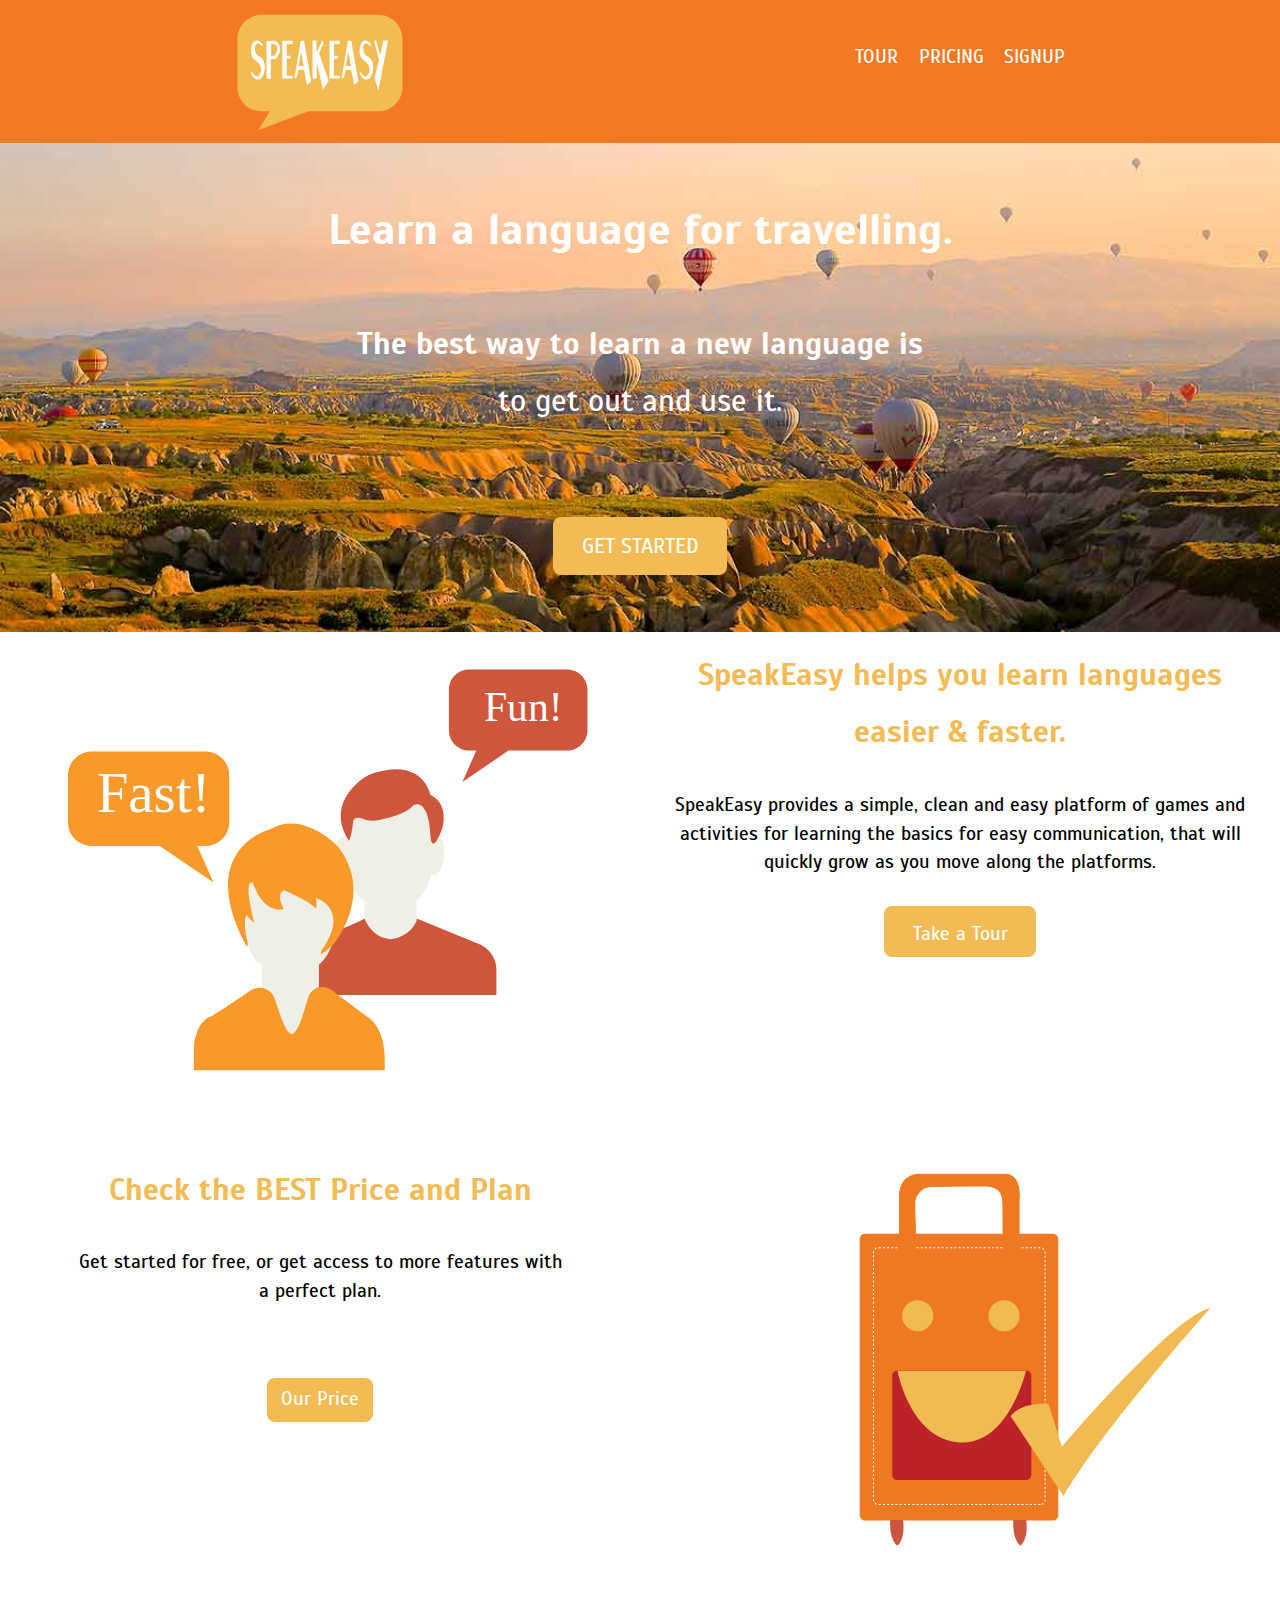
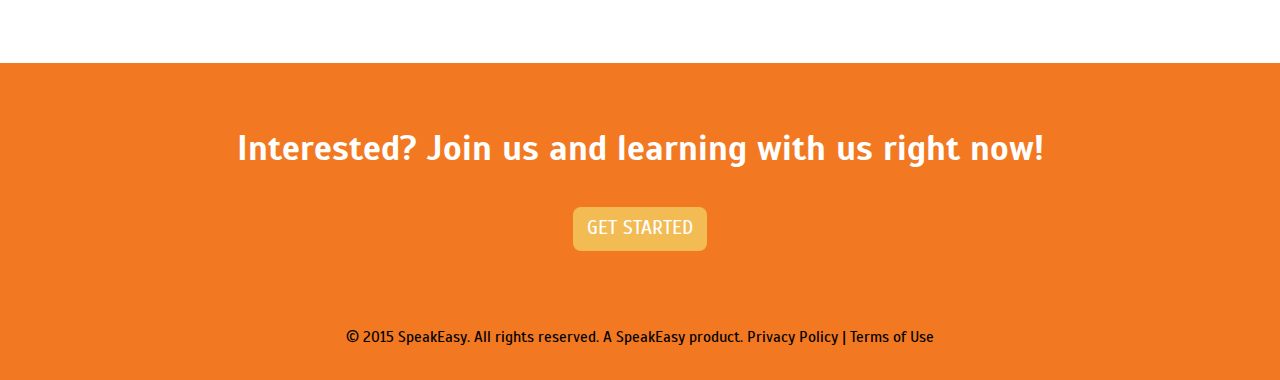
<file: index.html>
<!DOCTYPE html>
<html lang="en-ca">
<head>
  <meta charset="utf-8">
  <title>SpeakEasy</title>
  <link href="css/modules.css" rel="stylesheet">
  <link href="css/grid.css" rel="stylesheet">
  <link href="css/type.css" rel="stylesheet">
  <link href="css/main.css" rel="stylesheet">
  <meta name="handheldfriendly" content="true">
  <meta name="mobileoptimized" content="240">
  <meta name="viewport" content="width-device-width,initial-scale=1">
  <link href='https://fonts.googleapis.com/css?family=Scada:400,400italic,700italic,700' rel='stylesheet' type='text/css'>
</head>
<body>

<ul class="skip-links">
  <li><a href="#nav">Jump to navigation</a></li>
  <li><a href="#main">Jump to main content</a></li>
</ul>


<header id="top" role="banner">
  <div class="masthead grid text-center grid-middle">
    <div class="unit xs-1 s-1 m-1-2 l-1-2">
      <a href="index.html">
      <img class="logo" src="images/logo.svg" alt="">
      </a>
    </div>

      <nav id="nav" role="navigation" class="unit xs-1 s-1 m-1-2 l-1-2">
        <ul class="main-nav list-group list-group--inline text-upper">
          <li class="island-1-4"><a href="tour.html">Tour</a></li>
          <li class="island-1-4"><a href="pricing.html">Pricing</a></li>
          <li class="island-1-4"><a href="signup.html">Signup</a></li>
        </ul>
      </nav>
  </div>
</header>

<main id="main" role="main">

  <div class="unit xs-1 s-1 m-1 l-1">
    <div class="banner text-center island-2">
        <h1 class="learn yotta gutter pad-b text-center">Learn a language for travelling.</h1>
        <p class="call peta pad-b-2 text-center"><b>The best way to learn a new language is </b><br> to get out and use it.</p>
        <a class="btn mega island-1-2 gutter" href="signup.html">GET STARTED</a>
    </div>
  </div>


<div class="grid">
  <div class="unit xs-1 s-1 m-1-2 l-1-2 gutter unit-pull-r-1-2">
    <img class="img-flex push-0" src="images/touricon.svg" alt="">
  </div>
  <div class="unit xs-1 s-1 m-1-2 l-1-2 unit-push-r-1-2">
    <div class="island-1-2">
      <h2 class="text-center gutter-1-2">SpeakEasy helps you learn languages easier & faster. </h2>
      <p class="text-center push-0 gutter-1-2">SpeakEasy provides a simple, clean and easy platform of games and activities for learning the basics for easy communication, that will quickly grow as you move along the platforms. </p>
    </div>
    <div class="island-1-2 text-center">
      <a class="btn pad-t-1-2 gutter" href="tour.html">Take a Tour</a>
    </div>
  </div>
</div>


<div class="grid pad-b-2">
  <div class="unit xs-1 s-1 m-1-2 l-1-2 gutter unit-push-l-1-2">
    <img class="img-flex push" src="images/priceicon.svg" alt="">
  </div>
  <div class="unit xs-1 s-1 m-1-2 l-1-2 unit-pull-l-1-2">
    <div class="island-2">
      <h2 class="text-center gutter-1-2">Check the BEST Price and Plan</h2>
      <p class="text-center push-0 gutter-1-2">Get started for free, or get access to more features with a perfect plan. </p>
    </div>
    <div class="island-1-2 text-center">
      <a class="btn text-center" href="pricing.html">Our Price</a>
    </div>
  </div>
</div>


</main>


<footer class="sec-3 pad-b-1-2">
  <div role="contentinfo">
    <div class="unit xs-1 s-1 m-1 l-1">
      <div class=" text-center island-2">
          <h1 class="learn">Interested? Join us and learning with us right now! </h1>
          <a class="btn" href="signup.html">GET STARTED</a>
      </div>
    </div>
    <div class="island-1-2">
      <p class="text-center push-0 micro">© 2015 SpeakEasy. All rights reserved. A SpeakEasy product. Privacy Policy | Terms of Use</p>
    </div>
  </div>
</footer>

</body>
</html>
</file>
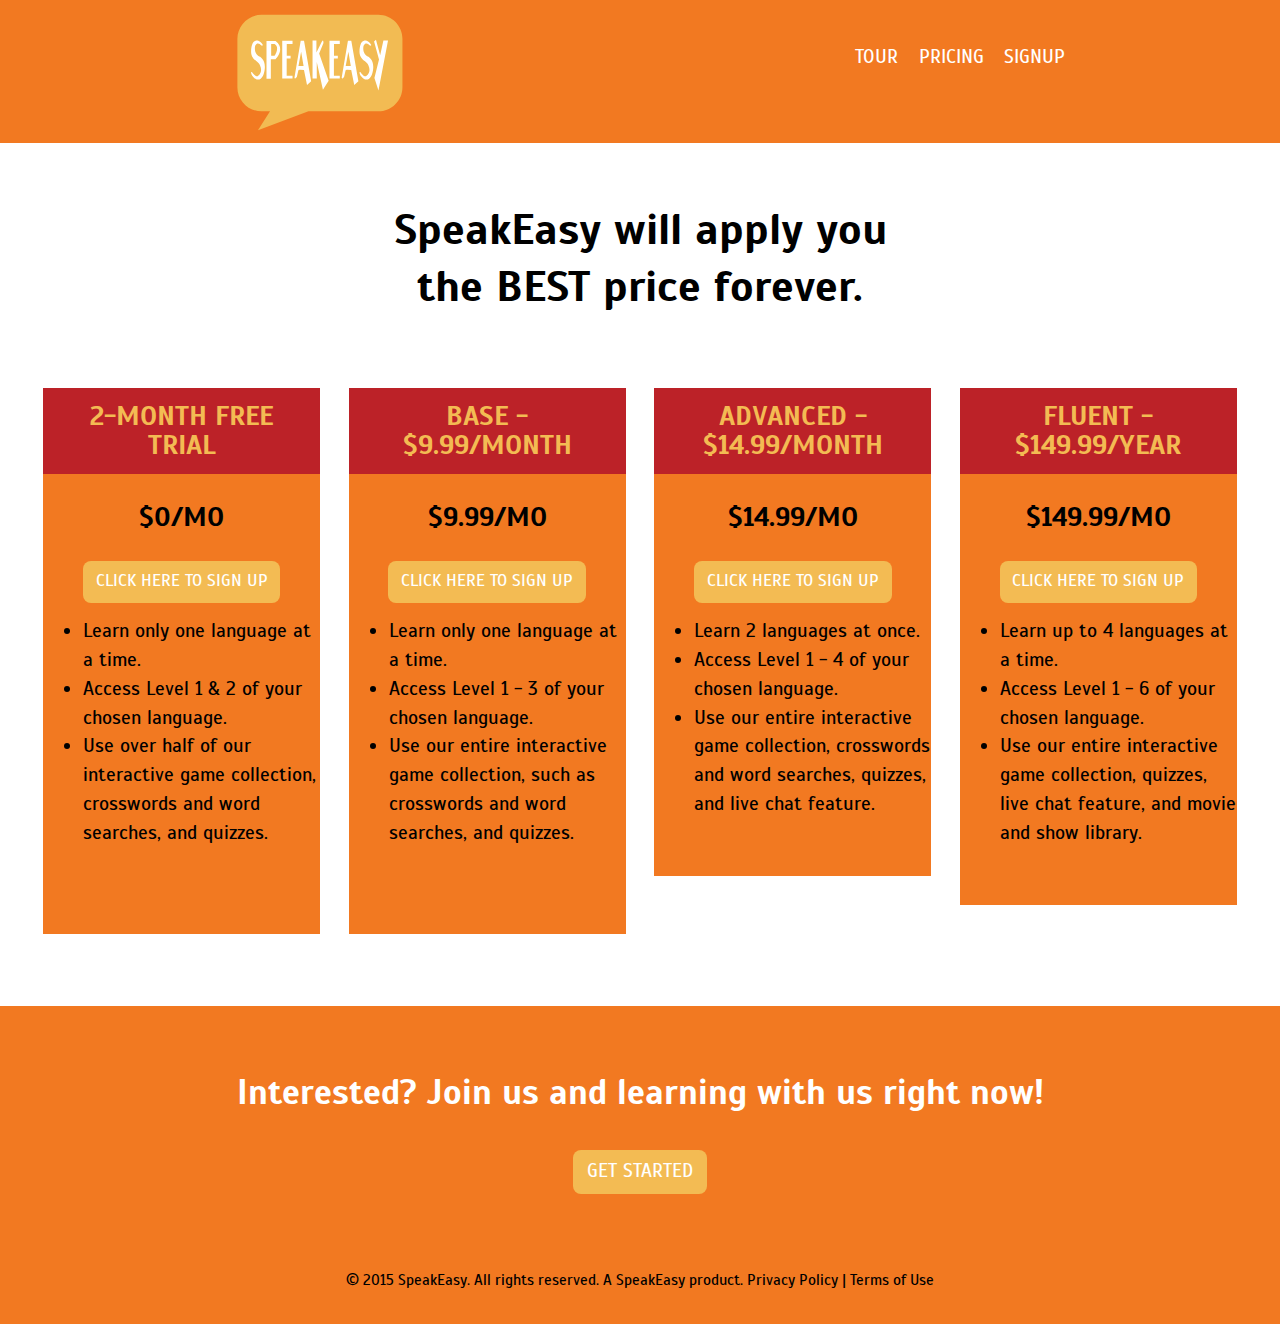
<file: pricing.html>
<!DOCTYPE html>
<html lang="en-ca">
<head>
  <meta charset="utf-8">
  <title>SpeakEasy</title>
  <link href="css/modules.css" rel="stylesheet">
  <link href="css/grid.css" rel="stylesheet">
  <link href="css/type.css" rel="stylesheet">
  <link href="css/main.css" rel="stylesheet">
  <meta name="handheldfriendly" content="true">
  <meta name="mobileoptimized" content="240">
  <meta name="viewport" content="width-device-width,initial-scale=1">
  <link href='https://fonts.googleapis.com/css?family=Scada:400,400italic,700italic,700' rel='stylesheet' type='text/css'>
</head>
<body>

<ul class="skip-links">
  <li><a href="#nav">Jump to navigation</a></li>
  <li><a href="#main">Jump to main content</a></li>
</ul>

<header id="top" role="banner">
  <div class="masthead grid text-center grid-middle">
    <div class="unit xs-1 s-1 m-1-2 l-1-2">
      <a href="index.html">
      <img class="logo" src="images/logo.svg" alt="">
      </a>
    </div>

      <nav id="nav" role="navigation" class="unit xs-1 s-1 m-1-2 l-1-2">
        <ul class="main-nav list-group list-group--inline text-upper">
          <li class="island-1-4"><a href="tour.html">Tour</a></li>
          <li class="island-1-4"><a href="pricing.html">Pricing</a></li>
          <li class="island-1-4"><a href="signup.html">Signup</a></li>
        </ul>
      </nav>
  </div>
</header>


<main id="main" role="main" class="push-0">

  <h1 class="yotta text-center push-2 pad-t-2">SpeakEasy will apply you <br> the BEST price forever.</h1>

<div class="grid gutter pad-b-2">
  <div class="unit xs-1 s-1 m-1-2 l-1-4 island-1-2">
    <div class="section">
      <div class="section-mid">
        <h2 class="tera text-center island-1-2">2-MONTH FREE TRIAL</h2>
      </div>
      <div class="section">
        <h3 class="tera text-center">$0/MO</h3>
      </div>
      <div class="text-center push-1-2">
        <a class="btn milli"  href="signup.html">CLICK HERE TO SIGN UP</a>
      </div>
      <div class="pad-b-2">
        <ul>
          <li>Learn only one language at a time.</li>
          <li>Access Level 1 & 2 of your chosen language.</li>
          <li>Use over half of our interactive game collection, crosswords and word searches, and quizzes.</li>
        </ul>
      </div>
    </div>
</div>

<div class="unit xs-1 s-1 m-1-2 l-1-4 island-1-2">
  <div class="section">
    <div class="section-mid">
      <h2 class="tera text-center island-1-2">BASE - $9.99/MONTH</h2>
    </div>
    <div class="section">
      <h3 class="tera text-center">$9.99/MO</h3>
    </div>
    <div class="text-center push-1-2">
      <a class="btn milli" href="signup.html">CLICK HERE TO SIGN UP</a>
    </div>
    <div class="pad-b-2">
      <ul >
        <li>Learn only one language at a time.</li>
        <li>Access Level 1 - 3 of your chosen language.</li>
        <li>Use our entire interactive game collection, such as crosswords and word searches, and quizzes.</li>
      </ul>
    </div>
  </div>
</div>


<div class="unit xs-1 s-1 m-1-2 l-1-4 island-1-2">
  <div class="section">
    <div class="section-mid">
      <h2 class="tera text-center island-1-2">ADVANCED - $14.99/MONTH</h2>
    </div>
    <div class="section">
      <h3 class="tera text-center">$14.99/MO</h3>
    </div>
    <div class="text-center push-1-2">
      <a class="btn milli" href="signup.html">CLICK HERE TO SIGN UP</a>
    </div>
    <div class="pad-b-2">
      <ul class="push-0">
        <li>Learn 2 languages at once.</li>
        <li>Access Level 1 - 4 of your chosen language.</li>
        <li>Use our entire interactive game collection, crosswords and word searches, quizzes, and live chat feature.</li>
      </ul>
    </div>
  </div>
</div>


<div class="unit xs-1 s-1 m-1-2 l-1-4 island-1-2">
  <div class="section">
    <div class="section-mid">
      <h2 class="tera text-center island-1-2">FLUENT - $149.99/YEAR</h2>
    </div>
    <div class="section">
      <h3 class="tera text-center">$149.99/MO</h3>
    </div>

    <div class="text-center push-1-2">
      <a class="btn milli" href="signup.html">CLICK HERE TO SIGN UP</a>
    </div>
    <div class="pad-b-2">
      <ul class="push-0">
        <li>Learn up to 4 languages at a time.</li>
        <li>Access Level 1 - 6 of your chosen language.</li>
        <li>Use our entire interactive game collection, quizzes, live chat feature, and movie and show library.</li>
      </ul>
    </div>
  </div>
</div>

</div>
</main>

<footer class="sec-3 pad-b-1-2">
  <div role="contentinfo">
    <div class="unit xs-1 s-1 m-1 l-1">
      <div class=" text-center island-2">
          <h1 class="learn">Interested? Join us and learning with us right now! </h1>
          <a class="btn" href="signup.html">GET STARTED</a>
      </div>
    </div>
    <div class="island-1-2">
      <p class="text-center push-0 micro">© 2015 SpeakEasy. All rights reserved. A SpeakEasy product. Privacy Policy | Terms of Use</p>
    </div>
  </div>
</footer>


</body>
</html>
</file>
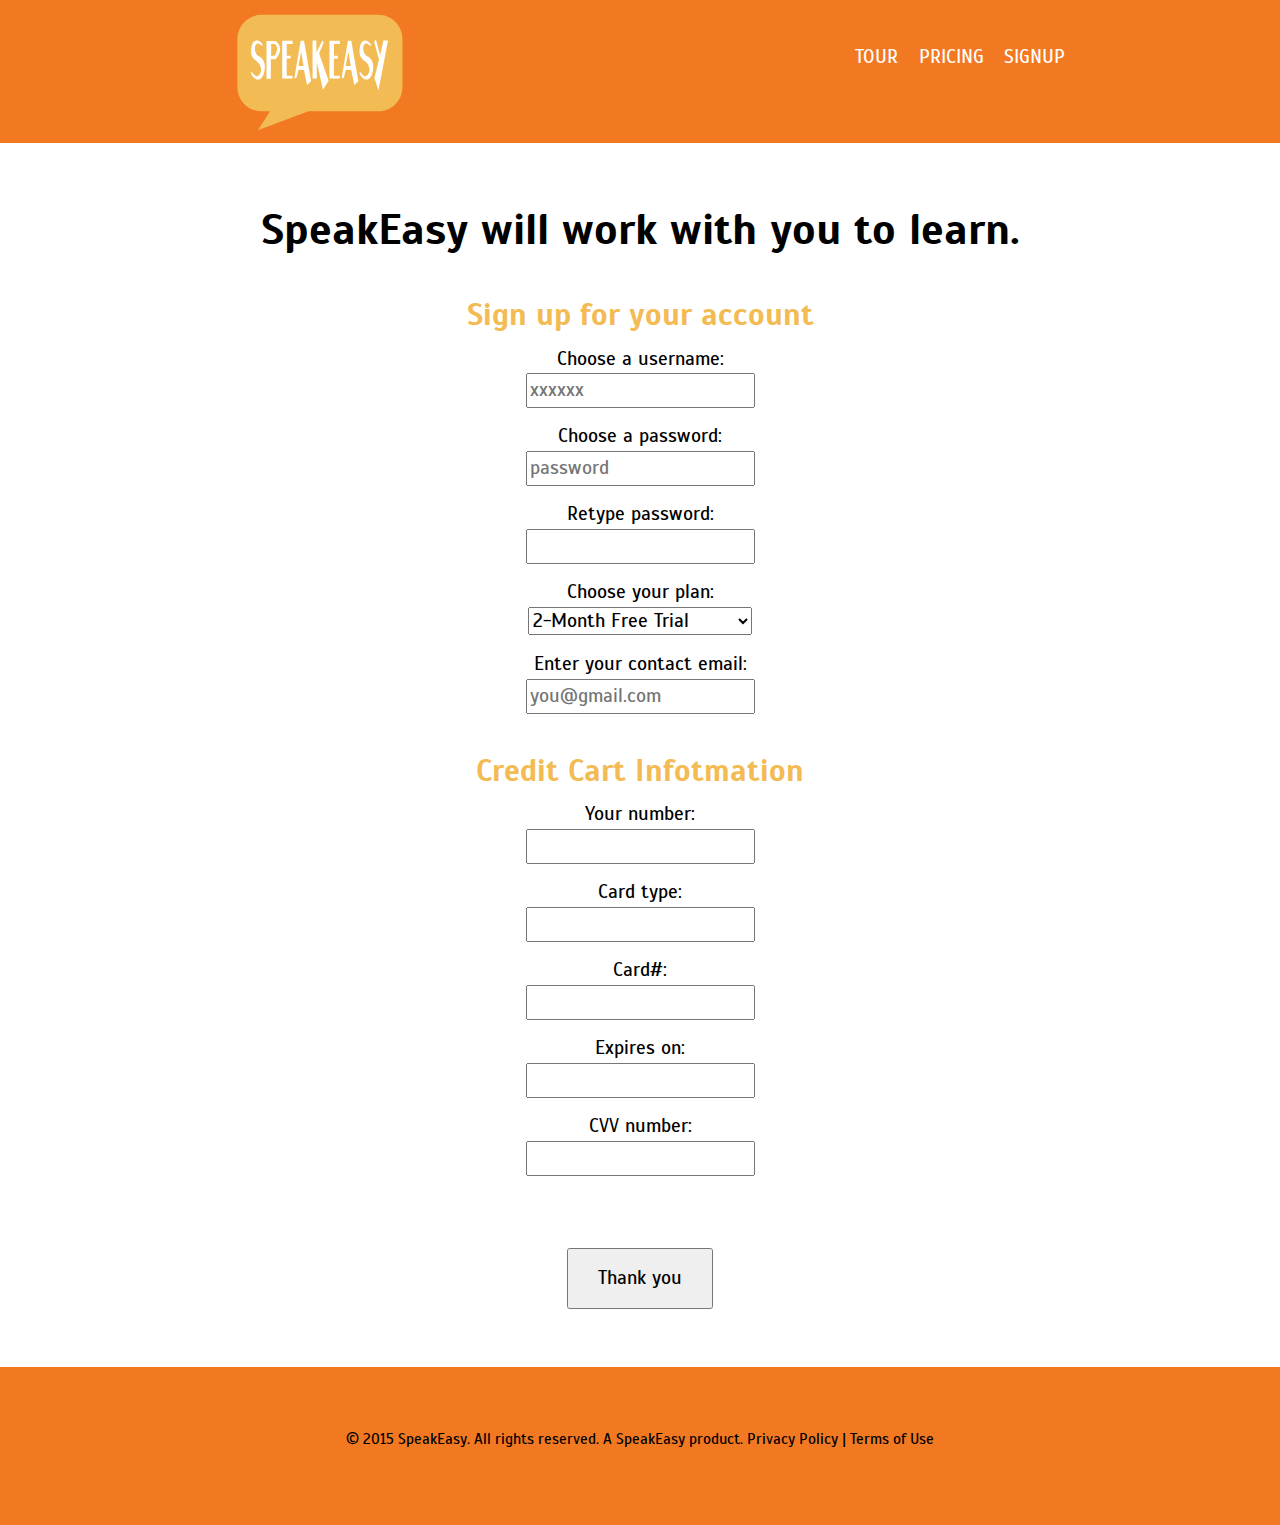
<file: signup.html>
<!DOCTYPE html>
<html lang="en-ca">
<head>
  <meta charset="utf-8">
  <title>SpeakEasy</title>
  <link href="css/modules.css" rel="stylesheet">
  <link href="css/grid.css" rel="stylesheet">
  <link href="css/type.css" rel="stylesheet">
  <link href="css/main.css" rel="stylesheet">
  <meta name="handheldfriendly" content="true">
  <meta name="mobileoptimized" content="240">
  <meta name="viewport" content="width-device-width,initial-scale=1">
  <link href='https://fonts.googleapis.com/css?family=Scada:400,400italic,700italic,700' rel='stylesheet' type='text/css'>
</head>
<body>

  <ul class="skip-links">
    <li><a href="#nav">Jump to navigation</a></li>
    <li><a href="#main">Jump to main content</a></li>
  </ul>

  <header id="top" role="banner">
    <div class="masthead grid text-center grid-middle">
      <div class="unit xs-1 s-1 m-1-2 l-1-2">
        <a href="index.html">
        <img class="logo" src="images/logo.svg" alt="">
        </a>
      </div>

        <nav id="nav" role="navigation" class="unit xs-1 s-1 m-1-2 l-1-2">
          <ul class="main-nav list-group list-group--inline text-upper">
            <li class="island-1-4"><a href="tour.html">Tour</a></li>
            <li class="island-1-4"><a href="pricing.html">Pricing</a></li>
            <li class="island-1-4"><a href="signup.html">Signup</a></li>
          </ul>
        </nav>
    </div>
  </header>

<main id="main" role="main">
    <h1 class="yotta text-center pad-t-2 gutter">SpeakEasy will work with you to learn.</h1>

<form action="//formspree.io/xuke3070@gmail.com" method="post">
<div class="grid">
<div class="unit xs-1 s-1 m-1 l-1 text-center">
  <h2 class="push-0">Sign up for your account</h2>

  <div class="pad-b-1-2">
    <label for="username">Choose a username: </label>
    <input id="username" required name="username" placeholder="xxxxxx">
  </div>

  <div class="pad-b-1-2">
    <label for="password">Choose a password:</label>
    <input id="password" required name="password" placeholder="password">
  </div>

  <div class="pad-b-1-2">
    <label for="retypepassword">Retype password:</label>
    <input id="retypepassword" required name="retypepassword">
  </div>

  <div class="pad-b-1-2">
    <label for="retypepassword">Choose your plan:</label>
    <select id="plan" name="_plan">
      <option>2-Month Free Trial</option>
      <option>Base - $9.99/Month</option>
      <option>Advance - $14.99/Month</option>
      <option>Fluent - $149.99/Year</option>
    </select>
  </div>

  <div class="pad-b">
    <label for="email">Enter your contact email:</label>
    <input id="email" type="email" name="email" required placeholder="you@gmail.com">
  </div>

</div>


<div class="unit xs-1 s-1 m-1 l-1 text-center">
  <h2 class="push-0">Credit Cart Infotmation</h2>
    <div class="pad-b-1-2">
      <label for="number">Your number:</label>
      <input id="number" required name="nmber">
    </div>

    <div class="pad-b-1-2">
      <label for="type">Card type:</label>
      <input id="type" required name="type">
    </div>

    <div class="pad-b-1-2">
      <label for="card">Card#:</label>
      <input id="card" required name="card">
    </div>

    <div class="pad-b-1-2">
      <label for="date">Expires on:</label>
      <input id="date" required name="date">
    </div>

    <div class="pad-b-1-2">
      <label for="cvv">CVV number:</label>
      <input id="cvv" required name="cvv">
    </div>
</div>

<div class="unit xs-1 s-1 m-1 l-1 text-center pad-t-2 pad-b-2">
    <button class=" pad-t-1-2 pad-b-1-2 gutter">Thank you</button>
</div>
</div>

<input type="hidden" name="_next" value="http://xuke918.github.io/forms-demo/thanks.html">

</form>
</main>

<footer class="sec-3 pad-b-1-2">
  <div role="contentinfo">
    <div class="island-2">
      <p class="text-center push-0 micro">© 2015 SpeakEasy. All rights reserved. A SpeakEasy product. Privacy Policy | Terms of Use</p>
    </div>
  </div>
</footer>

</body>
</html>
</file>
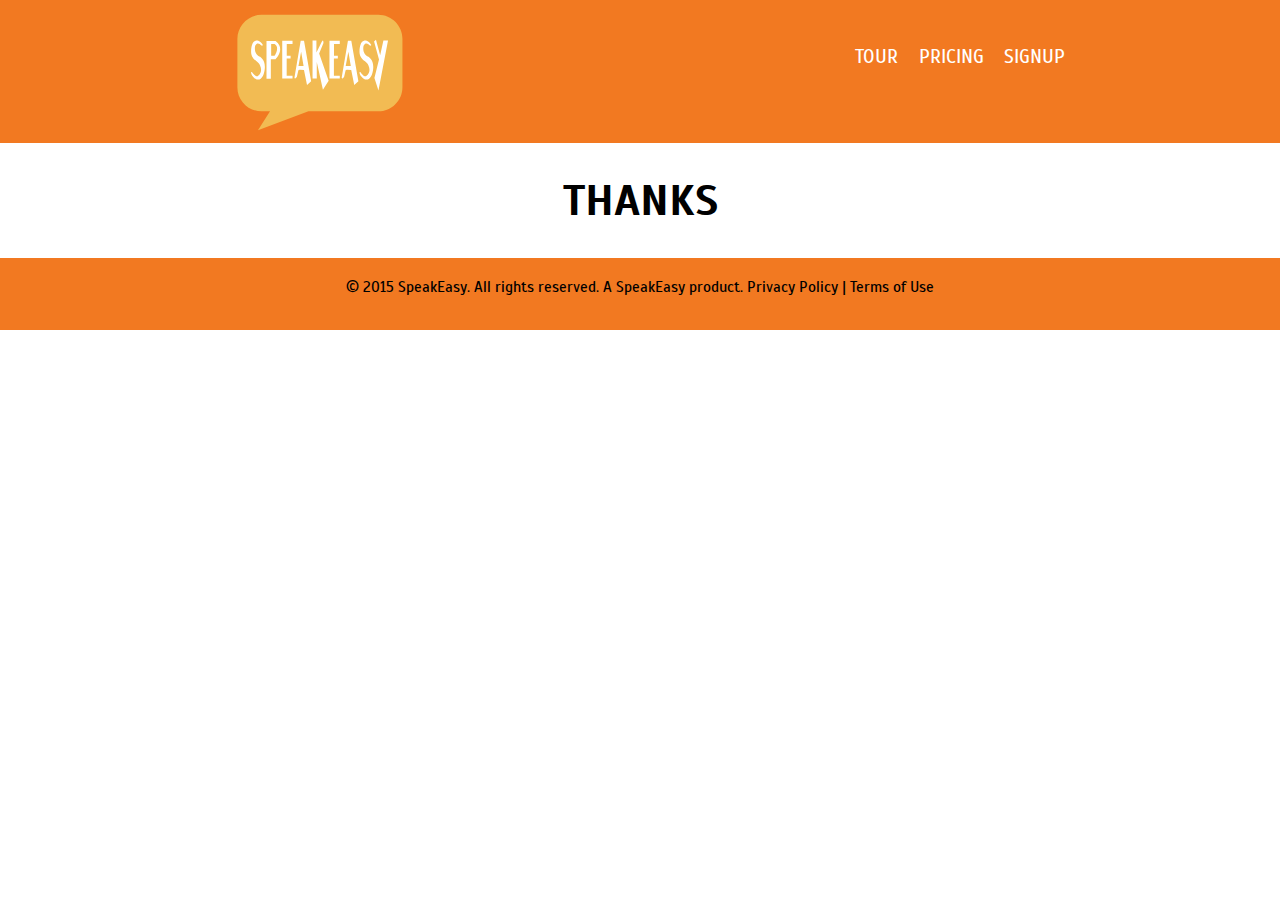
<file: thanks.html>
<!DOCTYPE html>
<html lang="en-ca">
<head>
  <meta charset="utf-8">
  <title>SpeakEasy</title>
  <link href="css/modules.css" rel="stylesheet">
  <link href="css/grid.css" rel="stylesheet">
  <link href="css/type.css" rel="stylesheet">
  <link href="css/main.css" rel="stylesheet">
  <meta name="handheldfriendly" content="true">
  <meta name="mobileoptimized" content="240">
  <meta name="viewport" content="width-device-width,initial-scale=1">
  <link href='https://fonts.googleapis.com/css?family=Scada:400,400italic,700italic,700' rel='stylesheet' type='text/css'>
</head>
<body>

<ul class="skip-links">
  <li><a href="#nav">Jump to navigation</a></li>
  <li><a href="#main">Jump to main content</a></li>
</ul>

<header id="top" role="banner">
  <div class="masthead grid text-center grid-middle">
    <div class="unit xs-1 s-1 m-1-2 l-1-2">
      <a href="index.html">
      <img class="logo" src="images/logo.svg" alt="">
      </a>
    </div>

      <nav id="nav" role="navigation" class="unit xs-1 s-1 m-1-2 l-1-2">
        <ul class="main-nav list-group list-group--inline text-upper">
          <li class="island-1-4"><a href="tour.html">Tour</a></li>
          <li class="island-1-4"><a href="pricing.html">Pricing</a></li>
          <li class="island-1-4"><a href="signup.html">Signup</a></li>
        </ul>
      </nav>
  </div>
</header>

<main id="main" role="main">
<h1 class="yotta text-center pad-t">THANKS</h1>
</main>

<footer class="sec-3 pad-b-1-2">
  <div role="contentinfo">
    <div class="island-1-2">
      <p class="text-center push-0 micro">© 2015 SpeakEasy. All rights reserved. A SpeakEasy product. Privacy Policy | Terms of Use</p>
    </div>
  </div>
</footer>
</body>

</html>
</file>
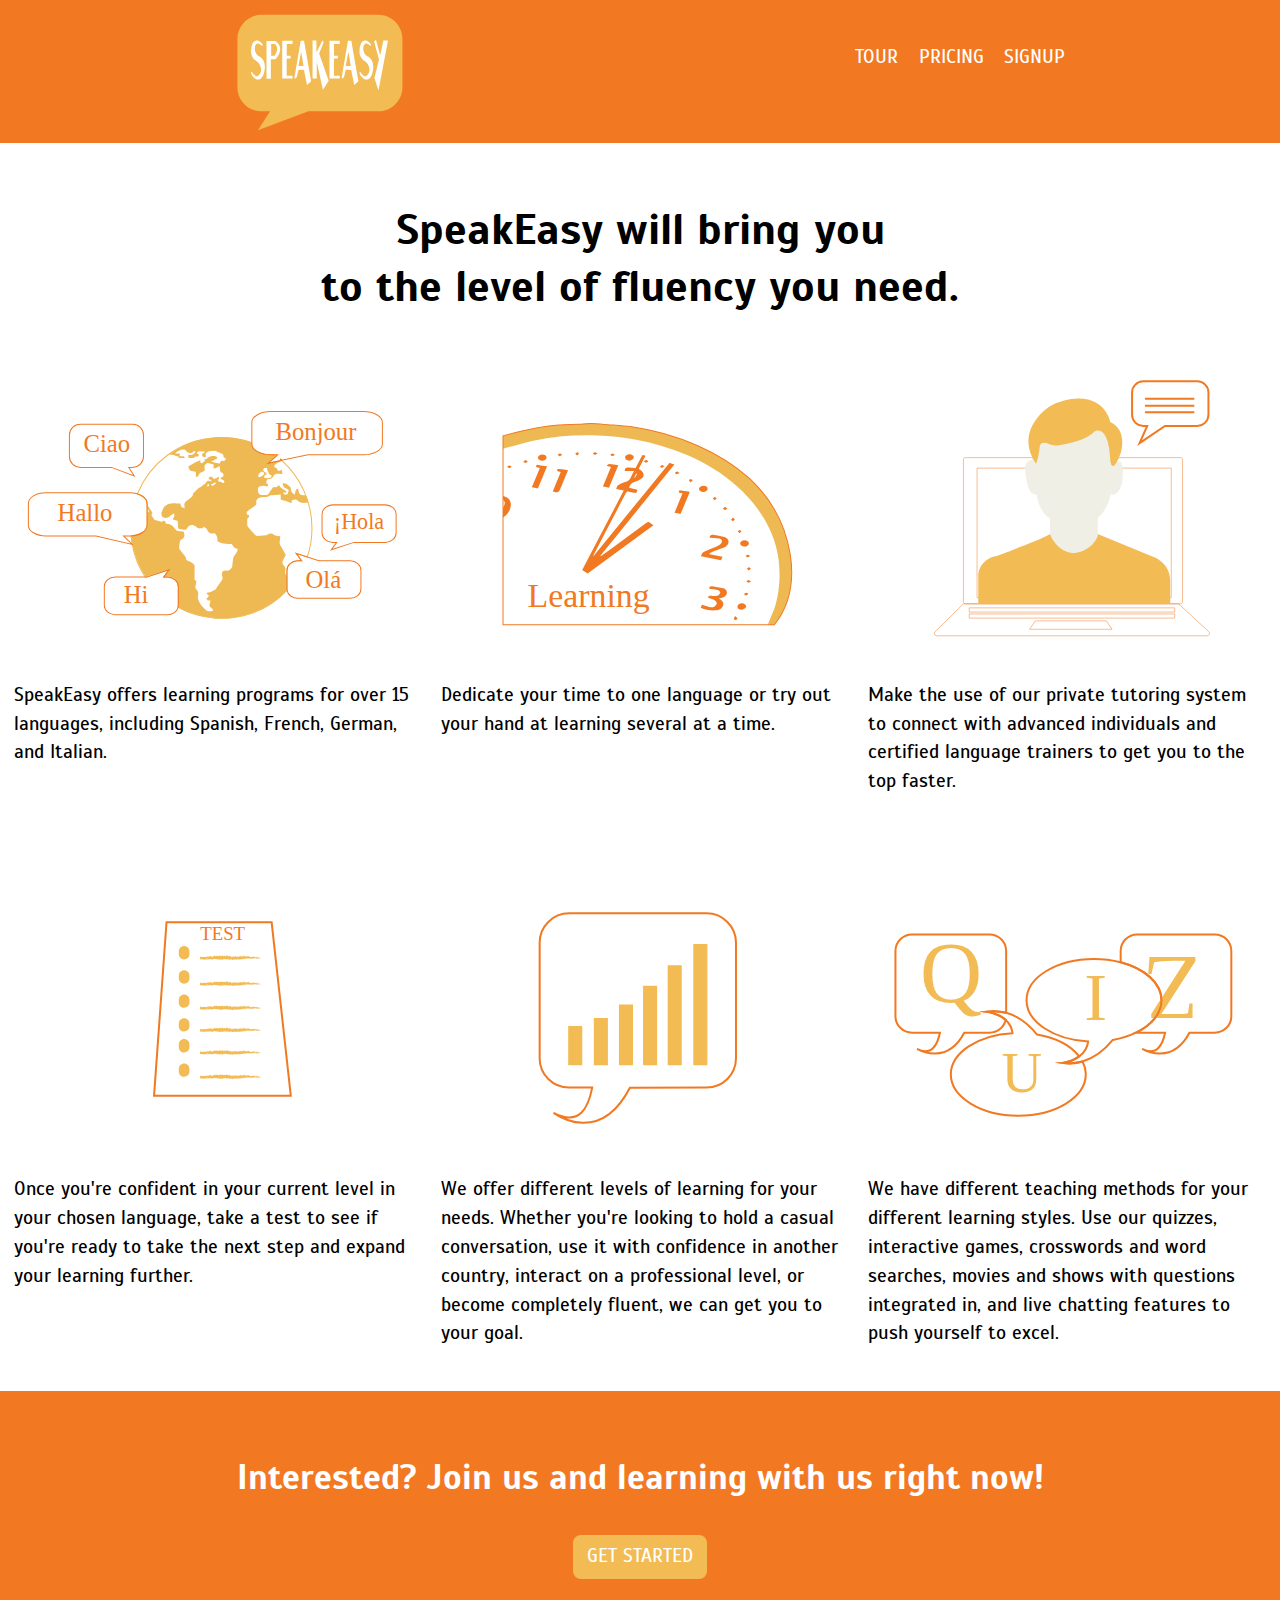
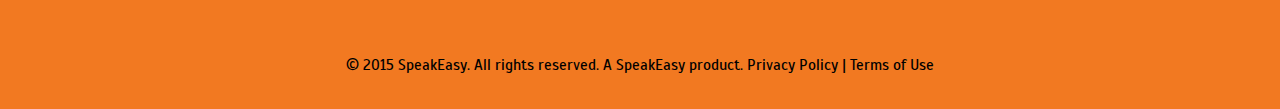
<file: tour.html>
<!DOCTYPE html>
<html lang="en-ca">
<head>
  <meta charset="utf-8">
  <title>SpeakEasy</title>
  <link href="css/modules.css" rel="stylesheet">
  <link href="css/grid.css" rel="stylesheet">
  <link href="css/type.css" rel="stylesheet">
  <link href="css/main.css" rel="stylesheet">
  <meta name="handheldfriendly" content="true">
  <meta name="mobileoptimized" content="240">
  <meta name="viewport" content="width-device-width,initial-scale=1">
  <link href='https://fonts.googleapis.com/css?family=Scada:400,400italic,700italic,700' rel='stylesheet' type='text/css'>
</head>
<body>

  <ul class="skip-links">
    <li><a href="#nav">Jump to navigation</a></li>
    <li><a href="#main">Jump to main content</a></li>
  </ul>

  <header id="top" role="banner">
    <div class="masthead grid text-center grid-middle">
      <div class="unit xs-1 s-1 m-1-2 l-1-2">
        <a href="index.html">
        <img class="logo" src="images/logo.svg" alt="">
        </a>
      </div>

        <nav id="nav" role="navigation" class="unit xs-1 s-1 m-1-2 l-1-2">
          <ul class="main-nav list-group list-group--inline text-upper">
            <li class="island-1-4"><a href="tour.html">Tour</a></li>
            <li class="island-1-4"><a href="pricing.html">Pricing</a></li>
            <li class="island-1-4"><a href="signup.html">Signup</a></li>
          </ul>
        </nav>
    </div>
  </header>

<main id="main" role="main">

  <h1 class="yotta text-center pad-t-2 gutter">SpeakEasy will bring you <br> to the level of fluency you need.</h1>

  <div class="grid">
    <div class="unit xs-1 s-1-2 m-1-3 l-1-3 island-1-2">
      <div>
        <div class="push-1-2">
          <img class="img-flex " src="images/tour-1.svg" alt="">
        </div>
        <p>SpeakEasy offers learning programs for over 15 languages, including Spanish, French, German, and Italian.</p>
      </div>
    </div>


    <div class="unit xs-1 s-1-2 m-1-3 l-1-3 island-1-2">
      <div>
        <div class="push-1-2">
          <img class="img-flex" src="images/tour-2.svg" alt="">
        </div>
        <p>Dedicate your time to one language or try out your hand at learning several at a time.</p>
      </div>
    </div>

    <div class="unit xs-1 s-1-2 m-1-3 l-1-3 island-1-2">
      <div>
        <div class="push-1-2">
          <img class="img-flex" src="images/tour-6.svg" alt="">
        </div>
        <p>Make the use of our private tutoring system to connect with advanced individuals and certified language trainers to get you to the top faster.</p>
      </div>
    </div>


    <div class="unit xs-1 s-1-2 m-1-3 l-1-3 island-1-2">
      <div>
        <div class="push-1-2">
          <img class="img-flex" src="images/tour-4.svg" alt="">
        </div>
        <p>Once you're confident in your current level in your chosen language, take a test to see if you're ready to take the next step and expand your learning further.</p>
      </div>
    </div>

    <div class="unit xs-1 s-1-2 m-1-3 l-1-3 island-1-2">
      <div>
        <div class="push-1-2">
          <img class="img-flex" src="images/tour-5.svg" alt="">
        </div>
        <p>We offer different levels of learning for your needs. Whether you're looking to hold a casual conversation, use it with confidence in another country, interact on a professional level, or become completely fluent, we can get you to your goal.</p>
      </div>
    </div>


    <div class="unit xs-1 s-1-2 m-1-3 l-1-3 island-1-2">
      <div>
        <div class="push-1-2">
          <img class="img-flex" src="images/tour-3.svg" alt="">
        </div>
        <p>We have different teaching methods for your different learning styles. Use our quizzes, interactive games, crosswords and word searches, movies and shows with questions integrated in, and live chatting features to push yourself to excel. </p>
      </div>
    </div>

</div>

</main>

<footer class="sec-3 pad-b-1-2">
  <div role="contentinfo">
    <div class="unit xs-1 s-1 m-1 l-1">
      <div class=" text-center island-2">
          <h1 class="learn">Interested? Join us and learning with us right now! </h1>
          <a class="btn" href="signup.html">GET STARTED</a>
      </div>
    </div>
    <div class="island-1-2">
      <p class="text-center push-0 micro">© 2015 SpeakEasy. All rights reserved. A SpeakEasy product. Privacy Policy | Terms of Use</p>
    </div>
  </div>
</footer>


</body>
</html>
</file>
<file: css/modules.css>
/*!
 * Modulifier || Code released under the UNLICENSE
 * Code under other copyrights & licenses listed below.
 * http://modulifier.web-dev.tools/#responsive;images;list-group;embed;media-object;buttons;forms;accessibility;print
 */

@-moz-viewport { width: device-width; scale: 1; }
@-ms-viewport { width: device-width; scale: 1; }
@-o-viewport { width: device-width; scale: 1; }
@-webkit-viewport { width: device-width; scale: 1; }
@viewport { width: device-width; scale: 1; }

html {
  box-sizing: border-box;
  -moz-text-size-adjust: 100%;
  -ms-text-size-adjust: 100%;
  -webkit-text-size-adjust: 100%;
  text-size-adjust: 100%;
}

*, *::before, *::after {
  box-sizing: inherit;
}

body {
  margin: 0;
}

article, aside, details, figcaption, figure,
footer, header, main, menu, nav, section, summary {
  display: block;
}

audio, canvas, progress, video {
  display: inline-block;
  vertical-align: baseline;
}

template {
  display: none;
}

img {
  border: 0;
}

.img-flex {
  display: block;
  width: 100%;
}

svg:not(:root) {
  overflow: hidden;
}

svg {
  fill: currentColor;
  stroke: currentColor;
}

.image-replacement, .ir {
  overflow: hidden;
  direction: ltr;
  text-align: left;
  text-indent: 100%;
  white-space: nowrap;
}

.list-group {
  padding-left: 0;
  list-style-type: none;
}

.list-group > dd {
  margin-left: 0;
}

.list-group--inline::before,
.list-group--inline::after {
  content: "";
  display: table;
}

.list-group--inline::after {
  clear: both;
}

.list-group--inline > li {
  display: inline-block;
}

.list-group--inline > dt {
  clear: left;
  float: left;
  width: 11em;
}

.list-group--inline > dd {
  float: left;
  min-width: 12em;
}

.embed {
  margin-left: 0;
  margin-right: 0;
  overflow: hidden;
  position: relative;
  width: 100%;
}

.embed--1by1 {
  padding-top: 100%; /* Square */
}

.embed--4by3 {
  padding-top: 75%; /* Traditional TV/computer screens */
}

.embed--iso216 {
  padding-top: 70.92%; /* A-standard paper sizes */
}

.embed--3by2 {
  padding-top: 66.6%; /* Classic 35 mm film & most digital photos, landscape */
}

.embed--2by3 {
  padding-top: 150%; /* Classic 35 mm film & most digital photos, portrait */
}

.embed--golden {
  padding-top: 61.8%; /* The Golden Ratio */
}

.embed--16by9 {
  padding-top: 56.25%; /* HD TV */
}

.embed--185by100 {
  padding-top: 54.05%; /* Common widescreen cinema */
}

.embed--24by10 {
  padding-top: 41.667%; /* Widescreen cinema: 2.4:1 */;
}

.embed--3by1 {
  padding-top: 33.3333%; /* Panorama photos */
}

.embed--4by1 {
  padding-top: 25%; /* Polyvision */
}

.embed__item {
  height: 100%;
  left: 0;
  position: absolute;
  top: 0;
  width: 100%;
}

.media {
  overflow: hidden;
}

.media__img {
  float: left;
}

.media__img--reversed {
  float: right;
}

.media__img--stacked {
  float: none;
}

.media__body {
  overflow: hidden;
  min-width: 12em; /* Slightly less than 200px, responsiveness built in */
}

.link-box {
  display: block;
  text-decoration: none;
}

.btn {
  display: inline-block;
  padding: 0.375em 0.75em 0.42em;
  background-color: #333;
  border-radius: 8px;
  border: 0;
  color: #fff;
  text-decoration: none;
}

.btn:hover {
  background-color: #000;
  color: #fff;
}

.btn--light {
  background-color: #e2e2e2;
  color: #000;
}

.btn--light:hover {
  background-color: #666;
  color: #fff;
}

.btn--ghost {
  background-color: transparent;
  border: 3px solid #333;
  color: #000;
}

.btn--ghost:hover {
  border-color: #000;
}

label, .label-block {
  display: block;
  cursor: pointer;
}

input[type="checkbox"] + label,
input[type="radio"] + label,
.label-inline {
  display: inline-block;
}

/*!
 * (c) Nicolas Gallagher and Jonathan Neal of Normalize.css || MIT License
 *     https://necolas.github.io/normalize.css/
 */

button, input, optgroup, select, textarea {
  color: inherit;
  font: inherit;
  margin: 0;
}

button {
  overflow: visible;
}

button,
select {
  text-transform: none;
}

button,
html input[type="button"],
input[type="reset"],
input[type="submit"] {
  -webkit-appearance: button;
  cursor: pointer;
}

button[disabled],
html input[disabled] {
  cursor: default;
}

button::-moz-focus-inner,
input::-moz-focus-inner {
  border: 0;
  padding: 0;
}

input[type="checkbox"],
input[type="radio"] {
  padding: 0;
}

input[type="number"]::-webkit-inner-spin-button,
input[type="number"]::-webkit-outer-spin-button {
  height: auto;
}

input[type="search"] {
  -webkit-appearance: textfield;
}

input[type="search"]::-webkit-search-cancel-button,
input[type="search"]::-webkit-search-decoration {
  -webkit-appearance: none;
}

fieldset {
  border: 1px solid;
}

legend {
  border: 0;
  padding: 0;
}

textarea {
  overflow: auto;
}

optgroup {
  font-weight: bold;
}

/*! End Normalize.css code */

a:hover, a:active {
  outline: none;
}

a:focus, [tabindex="0"]:focus,
input:focus, textarea:focus, button:focus {
  outline: 3px solid #000;
  outline-offset: 3px;
}

.skip-links {
  margin: 0;
  padding: 0;
  list-style-type: none;
}

.skip-links a {
  padding: 0.5em 0.75em;
  position: absolute;
  top: -3em;
  z-index: 10000; /* To make sure they're always on top */
  background-color: #000;
  color: #fff;
  font-size: 1.125rem;
  font-weight: bold;
  text-decoration: none;
}

.skip-links a:focus {
  top: 0;
}

.print-only {
  display: none;
  visibility: hidden;
}

@media print {

  .no-print {
    display: none;
    visibility: hidden;
  }

  .print-only {
    display: block;
    visibility: visible;
  }

  /*!
   * (c) HTML5 Boilerplate || MIT License
   *     https://html5boilerplate.com/
   */

  *, *:before, *:after, *:first-letter, *:first-line {
    background: none transparent !important;
    color: #000 !important;
    box-shadow: none !important;
    text-shadow: none !important;
  }

  a, a:visited {
    text-decoration: underline;
  }

  a[href]:after {
    content: " (" attr(href) ")";
  }

  abbr[title]:after {
    content: " (" attr(title) ")";
  }

  a[href^="#"]:after,
  a[href^="javascript:"]:after {
    content: "";
  }

  pre, blockquote {
    page-break-inside: avoid;
  }

  thead {
    display: table-header-group;
  }

  tr, img {
    page-break-inside: avoid;
  }

  p, h1, h2, h3, h4, h5, h6 {
    orphans: 3;
    widows: 3;
  }

  h1, h2, h3, h4, h5, h6 {
    page-break-after: avoid;
  }

  /*! End HTML5 Boilerplate code */
}
</file>
<file: css/grid.css>
/*
  Gridifier || Code released under the UNLICENSE
  http://gridifier.web-dev.tools/#xs,4,0,0,0;s,4,25,0,0;m,4,38,1,1;l,4,60,1,1
*/

.grid {
  margin: 0;
  padding: 0;
  letter-spacing: -0.31em;
  text-rendering: optimizespeed;
  display: -webkit-flex;
  -webkit-flex-flow: row wrap;
  display: -ms-flexbox;
  -ms-flex-flow: row wrap;
  display: flex;
  flex-flow: row wrap;
}

.grid-bottom {
  -webkit-align-items: flex-end;
  -ms-align-items: flex-end;
  align-items: flex-end;
}

.grid-middle {
  -webkit-align-items: center;
  -ms-align-items: center;
  align-items: center;
}

.grid-stretch {
  -webkit-align-items: stretch;
  -ms-align-items: stretch;
  align-items: stretch;
}

.opera-only :-o-prefocus, .grid {
  word-spacing: -0.43em;
}

.unit {
  letter-spacing: normal;
  text-rendering: auto;
  vertical-align: top;
  word-spacing: normal;
  display: inline-block;
  visibility: visible;
}

.grid-bottom .unit {
  vertical-align: bottom;
}

.grid-middle .unit {
  vertical-align: middle;
}

[class*="unit-push-"],
[class*="unit-pull-"] {
  position: relative;
}

.unit-xs-hidden {
  display: none;
  visibility: hidden;
}

.unit-xs-centered {
  margin: 0 auto;
}

.unit-xs-1, .xs-1 {
  display: block;
  visibility: visible;
  width: 100%;
}

.unit-xs-1-2, .xs-1-2 {
  width: 50.0000%;
}

.unit-xs-1-3, .xs-1-3 {
  width: 33.3333%;
}

.unit-xs-2-3, .xs-2-3 {
  width: 66.6667%;
}

.unit-xs-1-4, .xs-1-4 {
  width: 25.0000%;
}

.unit-xs-3-4, .xs-3-4 {
  width: 75.0000%;
}

.unit-xs-1-2,.xs-1-2,.unit-xs-1-3,.xs-1-3,.unit-xs-2-3,.xs-2-3,.unit-xs-1-4,.xs-1-4,.unit-xs-3-4,.xs-3-4 {
  display: inline-block;
  visibility: visible;
}

@media only screen and (min-width: 25em) {

.unit-s-hidden {
  display: none;
  visibility: hidden;
}

.unit-s-centered {
  margin: 0 auto;
}

.unit-s-1, .s-1 {
  display: block;
  visibility: visible;
  width: 100%;
}

.unit-s-1-2, .s-1-2 {
  width: 50.0000%;
}

.unit-s-1-3, .s-1-3 {
  width: 33.3333%;
}

.unit-s-2-3, .s-2-3 {
  width: 66.6667%;
}

.unit-s-1-4, .s-1-4 {
  width: 25.0000%;
}

.unit-s-3-4, .s-3-4 {
  width: 75.0000%;
}

.unit-s-1-2,.s-1-2,.unit-s-1-3,.s-1-3,.unit-s-2-3,.s-2-3,.unit-s-1-4,.s-1-4,.unit-s-3-4,.s-3-4 {
  display: inline-block;
  visibility: visible;
}

}

@media only screen and (min-width: 38em) {

.unit-m-hidden {
  display: none;
  visibility: hidden;
}

.unit-m-centered {
  margin: 0 auto;
}

.unit-m-1, .m-1 {
  display: block;
  visibility: visible;
  width: 100%;
}

.unit-offset-m-0 {
  margin-left: 0;
}

.unit-push-m-0,
.unit-pull-m-0 {
  left: 0;
}

.unit-m-1-2, .m-1-2 {
  width: 50.0000%;
}

.unit-offset-m-1-2 {
  margin-left: 50.0000%;
}

.unit-push-m-1-2 {
  left: 50.0000%;
}

.unit-pull-m-1-2 {
  left: -50.0000%;
}

.unit-m-1-3, .m-1-3 {
  width: 33.3333%;
}

.unit-offset-m-1-3 {
  margin-left: 33.3333%;
}

.unit-push-m-1-3 {
  left: 33.3333%;
}

.unit-pull-m-1-3 {
  left: -33.3333%;
}

.unit-m-2-3, .m-2-3 {
  width: 66.6667%;
}

.unit-offset-m-2-3 {
  margin-left: 66.6667%;
}

.unit-push-m-2-3 {
  left: 66.6667%;
}

.unit-pull-m-2-3 {
  left: -66.6667%;
}

.unit-m-1-4, .m-1-4 {
  width: 25.0000%;
}

.unit-offset-m-1-4 {
  margin-left: 25.0000%;
}

.unit-push-m-1-4 {
  left: 25.0000%;
}

.unit-pull-m-1-4 {
  left: -25.0000%;
}

.unit-m-3-4, .m-3-4 {
  width: 75.0000%;
}

.unit-offset-m-3-4 {
  margin-left: 75.0000%;
}

.unit-push-m-3-4 {
  left: 75.0000%;
}

.unit-pull-m-3-4 {
  left: -75.0000%;
}

.unit-m-1-2,.m-1-2,.unit-m-1-3,.m-1-3,.unit-m-2-3,.m-2-3,.unit-m-1-4,.m-1-4,.unit-m-3-4,.m-3-4 {
  display: inline-block;
  visibility: visible;
}

}

@media only screen and (min-width: 60em) {

.unit-l-hidden {
  display: none;
  visibility: hidden;
}

.unit-l-centered {
  margin: 0 auto;
}

.unit-l-1, .l-1 {
  display: block;
  visibility: visible;
  width: 100%;
}

.unit-offset-l-0 {
  margin-left: 0;
}

.unit-push-l-0,
.unit-pull-l-0 {
  left: 0;
}

.unit-l-1-2, .l-1-2 {
  width: 50.0000%;
}

.unit-offset-l-1-2 {
  margin-left: 50.0000%;
}

.unit-push-l-1-2 {
  left: 50.0000%;
}

.unit-pull-l-1-2 {
  left: -50.0000%;
}

.unit-l-1-3, .l-1-3 {
  width: 33.3333%;
}

.unit-offset-l-1-3 {
  margin-left: 33.3333%;
}

.unit-push-l-1-3 {
  left: 33.3333%;
}

.unit-pull-l-1-3 {
  left: -33.3333%;
}

.unit-l-2-3, .l-2-3 {
  width: 66.6667%;
}

.unit-offset-l-2-3 {
  margin-left: 66.6667%;
}

.unit-push-l-2-3 {
  left: 66.6667%;
}

.unit-pull-l-2-3 {
  left: -66.6667%;
}

.unit-l-1-4, .l-1-4 {
  width: 25.0000%;
}

.unit-offset-l-1-4 {
  margin-left: 25.0000%;
}

.unit-push-l-1-4 {
  left: 25.0000%;
}

.unit-pull-l-1-4 {
  left: -25.0000%;
}

.unit-l-3-4, .l-3-4 {
  width: 75.0000%;
}

.unit-offset-l-3-4 {
  margin-left: 75.0000%;
}

.unit-push-l-3-4 {
  left: 75.0000%;
}

.unit-pull-l-3-4 {
  left: -75.0000%;
}

.unit-l-1-2,.l-1-2,.unit-l-1-3,.l-1-3,.unit-l-2-3,.l-2-3,.unit-l-1-4,.l-1-4,.unit-l-3-4,.l-3-4 {
  display: inline-block;
  visibility: visible;
}

}

.unit-content-distribute {
  display: -ms-flexbox;
  display: -webkit-flex;
  display: flex;
  -ms-flex-direction: column;
  -webkit-flex-direction: column;
  flex-direction: column;
  -ms-flex-pack: justify;
  -webkit-justify-content: space-between;
  justify-content: space-between;
}

.content-fill {
  -ms-flex-grow: 2;
  -webkit-flex-grow: 2;
  flex-grow: 2;
  max-width: 100%; /* @bugfix: IE 10, 11 */
}

.content-shrink {
  -ms-align-self: center;
  -webkit-align-self: center;
  align-self: center;
}
</file>
<file: css/type.css>
/*
  Typografier || Code released under the UNLICENSE
  http://typografier.web-dev.tools/#0,100,1.3,1.067;38,110,1.4,1.125;60,120,1.5,1.125;90,130,1.5,1.125
*/

html {
  font-size: 100%;
  line-height: 1.3;
}

a {
  background-color: transparent;
}

sub, sup {
  font-size: 75%;
  line-height: 1px;
  position: relative;
  vertical-align: baseline;
}

sup {
  top: -0.5em;
}

sub {
  bottom: -0.25em;
}

pre, code, kbd, samp {
  font-size: 100%;
}

abbr[title] {
  border-bottom: 1px dotted;
  text-decoration: none;
}

b, strong {
  font-weight: bold;
}

dfn, caption {
  font-style: italic;
}

hr {
  border: 0;
  border-top: 1px solid;
  height: 0;
}

table {
  border-collapse: collapse;
  border-spacing: 0;
  width: 100%;
}

th, td {
  border-bottom: 1px solid;
  text-align: left;
}

thead th {
  vertical-align: bottom;
}

.text-left {
  text-align: left;
}

.text-right {
  text-align: right;
}

.text-center {
  text-align: center;
}

.normal {
  font-weight: normal;
}

.bold {
  font-weight: bold;
}

.italic {
  font-style: italic;
}

.text-upper {
  text-transform: uppercase;
}

.text-lower {
  text-transform: lowercase;
}

h1, h2, h3, h4, h5, h6,
p, ul, ol, dl, dd, figure,
blockquote, details, hr,
fieldset, pre, table {
  margin: 0 0 1.3rem;
}

.yotta {
  font-size: 1.5745rem;
  line-height: 1.6513;
}

.zetta {
  font-size: 1.4757rem;
  line-height: 1.7619;
}

h1, .exa {
  font-size: 1.3830rem;
  line-height: 1.8800;
}

h2, .peta {
  font-size: 1.2962rem;
  line-height: 1.0030;
}

h3, .tera {
  font-size: 1.2148rem;
  line-height: 1.0702;
}

h4, .giga {
  font-size: 1.1385rem;
  line-height: 1.1419;
}

h5, .mega {
  font-size: 1.0670rem;
  line-height: 1.2184;
}

h6, .kilo, input, textarea {
  font-size: 1.0000rem;
  line-height: 1.3000;
}

small, .milli {
  font-size: 0.9372rem;
  line-height: 1.3871;
}

.micro {
  font-size: 0.8784rem;
  line-height: 1.4800;
}

.push {
  margin-bottom: 1.3rem;
}

.push-none, .push-0 {
  margin-bottom: 0;
}

.push-double, .push-2 {
  margin-bottom: 2.6000rem;
}

.push-half, .push-1-2 {
  margin-bottom: 0.6500rem;
}

.push-quarter, .push-1-4 {
  margin-bottom: 0.3250rem;
}

.push-right-quarter, .push-r-1-4 {
  margin-right: 0.3250rem;
}

.push-right-half, .push-r-1-2 {
  margin-right: 0.6500rem;
}

.push-right, .push-r {
  margin-right: 1.3rem;
}

.pad-top, .pad-t {
  padding-top: 1.3rem;
}

.pad-bottom, .pad-b {
  padding-bottom: 1.3rem;
}

.pad-top-double, .pad-t-2 {
  padding-top: 2.6000rem;
}

.pad-bottom-double, .pad-b-2 {
  padding-bottom: 2.6000rem;
}

.pad-top-half, .pad-t-1-2 {
  padding-top: 0.6500rem;
}

.pad-bottom-half, .pad-b-1-2 {
  padding-bottom: 0.6500rem;
}

.pad-top-quarter, .pad-t-1-4 {
  padding-top: 0.3250rem;
}

.pad-bottom-quarter, .pad-b-1-4 {
  padding-bottom: 0.3250rem;
}

.island {
  padding: 1.3rem;
}

.island-double, .island-2 {
  padding: 2.6000rem;
}

.island-half, .island-1-2 {
  padding: 0.6500rem;
}

.island-quarter, .island-1-4,
td, th, fieldset {
  padding: 0.3250rem;
}

.gutter {
  padding-left: 1.3rem;
  padding-right: 1.3rem;
}

.gutter-double, .gutter-2 {
  padding-left: 2.6000rem;
  padding-right: 2.6000rem;
}

.gutter-half, .gutter-1-2 {
  padding-left: 0.6500rem;
  padding-right: 0.6500rem;
}

.gutter-quarter, .gutter-1-4 {
  padding-left: 0.3250rem;
  padding-right: 0.3250rem;
}

@media only screen and (min-width: 38em) {

html {
  font-size: 110%;
  line-height: 1.4;
}

h1, h2, h3, h4, h5, h6,
p, ul, ol, dl, dd, figure,
blockquote, details, hr,
fieldset, pre, table {
  margin: 0 0 1.4rem;
}

.yotta {
  font-size: 2.2807rem;
  line-height: 1.2277;
}

.zetta {
  font-size: 2.0273rem;
  line-height: 1.3812;
}

h1, .exa {
  font-size: 1.8020rem;
  line-height: 1.5538;
}

h2, .peta {
  font-size: 1.6018rem;
  line-height: 1.7480;
}

h3, .tera {
  font-size: 1.4238rem;
  line-height: 1.9665;
}

h4, .giga {
  font-size: 1.2656rem;
  line-height: 1.1062;
}

h5, .mega {
  font-size: 1.1250rem;
  line-height: 1.2444;
}

h6, .kilo, input, textarea {
  font-size: 1.0000rem;
  line-height: 1.4000;
}

small, .milli {
  font-size: 0.8889rem;
  line-height: 1.5750;
}

.micro {
  font-size: 0.7901rem;
  line-height: 1.7719;
}

.push {
  margin-bottom: 1.4rem;
}

.push-none, .push-0 {
  margin-bottom: 0;
}

.push-double, .push-2 {
  margin-bottom: 2.8000rem;
}

.push-half, .push-1-2 {
  margin-bottom: 0.7000rem;
}

.push-quarter, .push-1-4 {
  margin-bottom: 0.3500rem;
}

.push-right-quarter, .push-r-1-4 {
  margin-right: 0.3500rem;
}

.push-right-half, .push-r-1-2 {
  margin-right: 0.7000rem;
}

.push-right, .push-r {
  margin-right: 1.4rem;
}

.pad-top, .pad-t {
  padding-top: 1.4rem;
}

.pad-bottom, .pad-b {
  padding-bottom: 1.4rem;
}

.pad-top-double, .pad-t-2 {
  padding-top: 2.8000rem;
}

.pad-bottom-double, .pad-b-2 {
  padding-bottom: 2.8000rem;
}

.pad-top-half, .pad-t-1-2 {
  padding-top: 0.7000rem;
}

.pad-bottom-half, .pad-b-1-2 {
  padding-bottom: 0.7000rem;
}

.pad-top-quarter, .pad-t-1-4 {
  padding-top: 0.3500rem;
}

.pad-bottom-quarter, .pad-b-1-4 {
  padding-bottom: 0.3500rem;
}

.island {
  padding: 1.4rem;
}

.island-double, .island-2 {
  padding: 2.8000rem;
}

.island-half, .island-1-2 {
  padding: 0.7000rem;
}

.island-quarter, .island-1-4,
td, th, fieldset {
  padding: 0.3500rem;
}

.gutter {
  padding-left: 1.4rem;
  padding-right: 1.4rem;
}

.gutter-double, .gutter-2 {
  padding-left: 2.8000rem;
  padding-right: 2.8000rem;
}

.gutter-half, .gutter-1-2 {
  padding-left: 0.7000rem;
  padding-right: 0.7000rem;
}

.gutter-quarter, .gutter-1-4 {
  padding-left: 0.3500rem;
  padding-right: 0.3500rem;
}

}

@media only screen and (min-width: 60em) {

html {
  font-size: 120%;
  line-height: 1.5;
}

h1, h2, h3, h4, h5, h6,
p, ul, ol, dl, dd, figure,
blockquote, details, hr,
fieldset, pre, table {
  margin: 0 0 1.5rem;
}

.yotta {
  font-size: 2.2807rem;
  line-height: 1.3154;
}

.zetta {
  font-size: 2.0273rem;
  line-height: 1.4798;
}

h1, .exa {
  font-size: 1.8020rem;
  line-height: 1.6648;
}

h2, .peta {
  font-size: 1.6018rem;
  line-height: 1.8729;
}

h3, .tera {
  font-size: 1.4238rem;
  line-height: 1.0535;
}

h4, .giga {
  font-size: 1.2656rem;
  line-height: 1.1852;
}

h5, .mega {
  font-size: 1.1250rem;
  line-height: 1.3333;
}

h6, .kilo, input, textarea {
  font-size: 1.0000rem;
  line-height: 1.5000;
}

small, .milli {
  font-size: 0.8889rem;
  line-height: 1.6875;
}

.micro {
  font-size: 0.7901rem;
  line-height: 1.8984;
}

.push {
  margin-bottom: 1.5rem;
}

.push-none, .push-0 {
  margin-bottom: 0;
}

.push-double, .push-2 {
  margin-bottom: 3.0000rem;
}

.push-half, .push-1-2 {
  margin-bottom: 0.7500rem;
}

.push-quarter, .push-1-4 {
  margin-bottom: 0.3750rem;
}

.push-right-quarter, .push-r-1-4 {
  margin-right: 0.3750rem;
}

.push-right-half, .push-r-1-2 {
  margin-right: 0.7500rem;
}

.push-right, .push-r {
  margin-right: 1.5rem;
}

.pad-top, .pad-t {
  padding-top: 1.5rem;
}

.pad-bottom, .pad-b {
  padding-bottom: 1.5rem;
}

.pad-top-double, .pad-t-2 {
  padding-top: 3.0000rem;
}

.pad-bottom-double, .pad-b-2 {
  padding-bottom: 3.0000rem;
}

.pad-top-half, .pad-t-1-2 {
  padding-top: 0.7500rem;
}

.pad-bottom-half, .pad-b-1-2 {
  padding-bottom: 0.7500rem;
}

.pad-top-quarter, .pad-t-1-4 {
  padding-top: 0.3750rem;
}

.pad-bottom-quarter, .pad-b-1-4 {
  padding-bottom: 0.3750rem;
}

.island {
  padding: 1.5rem;
}

.island-double, .island-2 {
  padding: 3.0000rem;
}

.island-half, .island-1-2 {
  padding: 0.7500rem;
}

.island-quarter, .island-1-4,
td, th, fieldset {
  padding: 0.3750rem;
}

.gutter {
  padding-left: 1.5rem;
  padding-right: 1.5rem;
}

.gutter-double, .gutter-2 {
  padding-left: 3.0000rem;
  padding-right: 3.0000rem;
}

.gutter-half, .gutter-1-2 {
  padding-left: 0.7500rem;
  padding-right: 0.7500rem;
}

.gutter-quarter, .gutter-1-4 {
  padding-left: 0.3750rem;
  padding-right: 0.3750rem;
}

}

@media only screen and (min-width: 90em) {

html {
  font-size: 130%;
  line-height: 1.5;
}

h1, h2, h3, h4, h5, h6,
p, ul, ol, dl, dd, figure,
blockquote, details, hr,
fieldset, pre, table {
  margin: 0 0 1.5rem;
}

.yotta {
  font-size: 2.2807rem;
  line-height: 1.3154;
}

.zetta {
  font-size: 2.0273rem;
  line-height: 1.4798;
}

h1, .exa {
  font-size: 1.8020rem;
  line-height: 1.6648;
}

h2, .peta {
  font-size: 1.6018rem;
  line-height: 1.8729;
}

h3, .tera {
  font-size: 1.4238rem;
  line-height: 1.0535;
}

h4, .giga {
  font-size: 1.2656rem;
  line-height: 1.1852;
}

h5, .mega {
  font-size: 1.1250rem;
  line-height: 1.3333;
}

h6, .kilo, input, textarea {
  font-size: 1.0000rem;
  line-height: 1.5000;
}

small, .milli {
  font-size: 0.8889rem;
  line-height: 1.6875;
}

.micro {
  font-size: 0.7901rem;
  line-height: 1.8984;
}

.push {
  margin-bottom: 1.5rem;
}

.push-none, .push-0 {
  margin-bottom: 0;
}

.push-double, .push-2 {
  margin-bottom: 3.0000rem;
}

.push-half, .push-1-2 {
  margin-bottom: 0.7500rem;
}

.push-quarter, .push-1-4 {
  margin-bottom: 0.3750rem;
}

.push-right-quarter, .push-r-1-4 {
  margin-right: 0.3750rem;
}

.push-right-half, .push-r-1-2 {
  margin-right: 0.7500rem;
}

.push-right, .push-r {
  margin-right: 1.5rem;
}

.pad-top, .pad-t {
  padding-top: 1.5rem;
}

.pad-bottom, .pad-b {
  padding-bottom: 1.5rem;
}

.pad-top-double, .pad-t-2 {
  padding-top: 3.0000rem;
}

.pad-bottom-double, .pad-b-2 {
  padding-bottom: 3.0000rem;
}

.pad-top-half, .pad-t-1-2 {
  padding-top: 0.7500rem;
}

.pad-bottom-half, .pad-b-1-2 {
  padding-bottom: 0.7500rem;
}

.pad-top-quarter, .pad-t-1-4 {
  padding-top: 0.3750rem;
}

.pad-bottom-quarter, .pad-b-1-4 {
  padding-bottom: 0.3750rem;
}

.island {
  padding: 1.5rem;
}

.island-double, .island-2 {
  padding: 3.0000rem;
}

.island-half, .island-1-2 {
  padding: 0.7500rem;
}

.island-quarter, .island-1-4,
td, th, fieldset {
  padding: 0.3750rem;
}

.gutter {
  padding-left: 1.5rem;
  padding-right: 1.5rem;
}

.gutter-double, .gutter-2 {
  padding-left: 3.0000rem;
  padding-right: 3.0000rem;
}

.gutter-half, .gutter-1-2 {
  padding-left: 0.7500rem;
  padding-right: 0.7500rem;
}

.gutter-quarter, .gutter-1-4 {
  padding-left: 0.3750rem;
  padding-right: 0.3750rem;
}

}
</file>
<file: css/main.css>
@-moz-viewport { width:device-width; scale: 1}
@-ms-viewport { width:device-width; scale: 1}
@-o-viewport { width:device-width; scale: 1}
@-webkit-viewport { width:device-width; scale: 1}
@viewport { width:device-width; scale: 1}

html{
  box-sizing: border-box;
  -moz-text-size-adjust: 100%;
  -ms-text-size-adjust: 100%;
  -webkit-text-size-adjust: 100%;
  text-size-adjust: 100%;

  font-family: 'Scada', sans-serif;
}

*, *::before,*::after {
  box-sizing: inherit;
}

header {
  position: relative;
}

a {
  text-align: center;
  text-decoration: none;
  color: #fff;
}

.section {
  background-color: #F27921;
}

.section-mid {
  background-color: #BC2228;
}

.sec-3 {
  background-color: #F27921;
}

.btn {
  background-color: #F3BB53;
}

.logo {
  width: 30%;
}

.banner {
  background-image: url("../images/banner.jpg");
  background-repeat: no-repeat;
  background-position: center center;
  background-size: cover;
  width: 100%;
}

.banner-tour{
    background-image: url("../images/banner-tour.jpg");
    background-repeat: no-repeat;
    background-position: center center;
    background-size: cover;
    width: 100%;
}

header {
  background-color: #F27921;
}

.learn {
  color: #fff;
}

.call {
  color: #fff;
}

h2 {
  color: #F3BB53;
}
</file>
